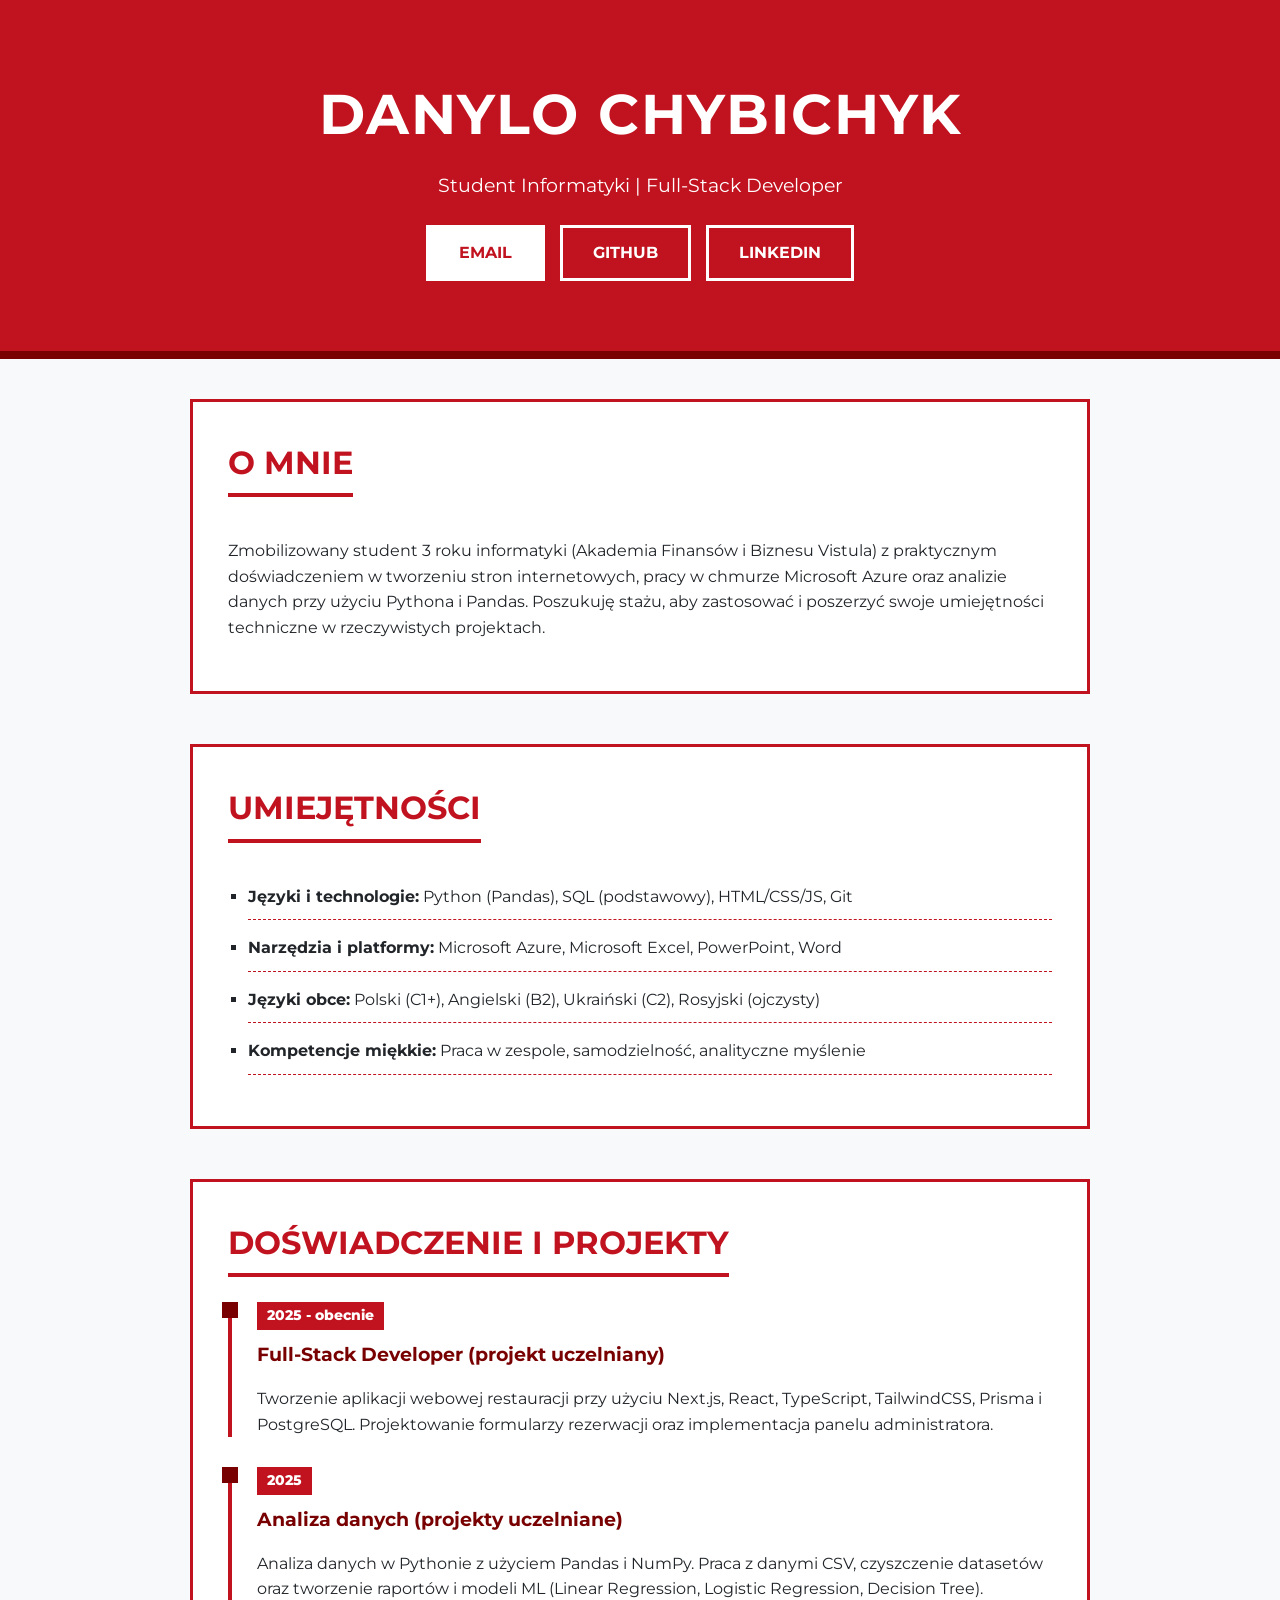
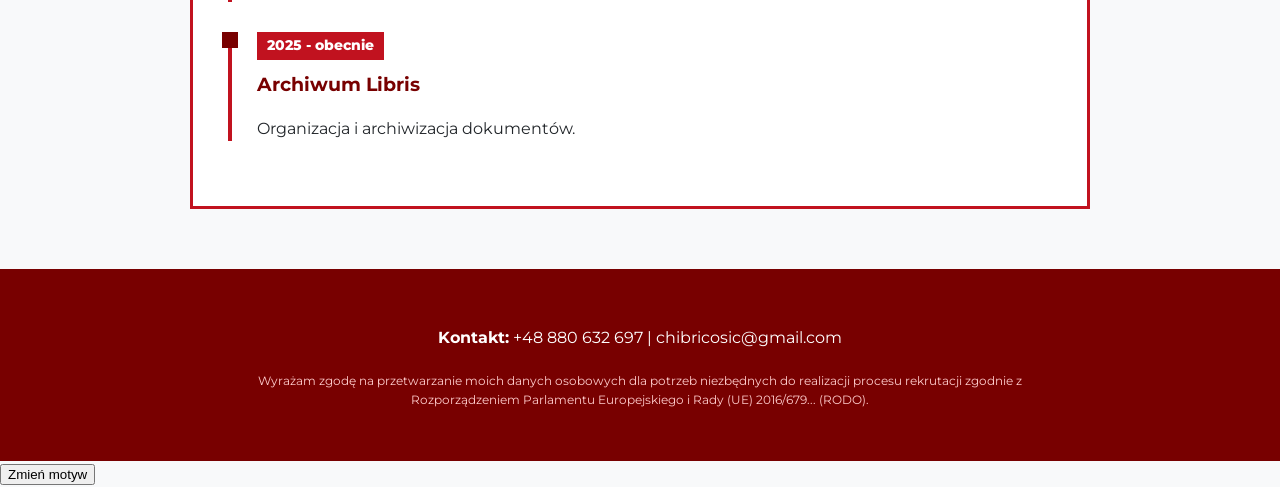
<file: index.html>
<!doctype html>
<html lang="pl">
  <head>
    <meta charset="UTF-8" />
    <meta name="viewport" content="width=device-width, initial-scale=1.0" />
    <title>CV | Danylo Chybichyk</title>
    <link rel="preconnect" href="https://fonts.googleapis.com" />
    <link rel="preconnect" href="https://fonts.gstatic.com" crossorigin />
    <link
      href="https://fonts.googleapis.com/css2?family=Montserrat:wght@300;400;600;700&display=swap"
      rel="stylesheet"
    />

    <link id="theme-style" rel="stylesheet" href="red.css" />
  </head>
  <body>
    <header class="hero-section">
      <div class="container text-center">
        <h1>Danylo Chybichyk</h1>
        <p class="subtitle">Student Informatyki | Full-Stack Developer</p>
        <div class="contact-links">
          <a href="mailto:chibricosic@gmail.com" class="btn">Email</a>
          <a
            href="https://github.com/diepeeeece"
            target="_blank"
            class="btn btn-outline"
            >GitHub</a
          >
          <a
            href="https://www.linkedin.com/in/dchybic"
            target="_blank"
            class="btn btn-outline"
            >LinkedIn</a
          >
        </div>
      </div>
    </header>

    <main class="container">
      <section class="card section-spacing">
        <h2 class="section-title">O mnie</h2>
        <p>
          Zmobilizowany student 3 roku informatyki (Akademia Finansów i Biznesu
          Vistula) z praktycznym doświadczeniem w tworzeniu stron internetowych,
          pracy w chmurze Microsoft Azure oraz analizie danych przy użyciu
          Pythona i Pandas. Poszukuję stażu, aby zastosować i poszerzyć swoje
          umiejętności techniczne w rzeczywistych projektach.
        </p>
      </section>

      <section class="card section-spacing">
        <h2 class="section-title">Umiejętności</h2>
        <ul class="skills-list">
          <li>
            <strong>Języki i technologie:</strong> Python (Pandas), SQL
            (podstawowy), HTML/CSS/JS, Git
          </li>
          <li>
            <strong>Narzędzia i platformy:</strong> Microsoft Azure, Microsoft
            Excel, PowerPoint, Word
          </li>
          <li>
            <strong>Języki obce:</strong> Polski (C1+), Angielski (B2),
            Ukraiński (C2), Rosyjski (ojczysty)
          </li>
          <li>
            <strong>Kompetencje miękkie:</strong> Praca w zespole,
            samodzielność, analityczne myślenie
          </li>
        </ul>
      </section>

      <section class="card section-spacing">
        <h2 class="section-title">Doświadczenie i Projekty</h2>

        <div class="timeline-item">
          <div class="timeline-date">2025 - obecnie</div>
          <h3>Full-Stack Developer (projekt uczelniany)</h3>
          <p>
            Tworzenie aplikacji webowej restauracji przy użyciu Next.js, React,
            TypeScript, TailwindCSS, Prisma i PostgreSQL. Projektowanie
            formularzy rezerwacji oraz implementacja panelu administratora.
          </p>
        </div>

        <div class="timeline-item">
          <div class="timeline-date">2025</div>
          <h3>Analiza danych (projekty uczelniane)</h3>
          <p>
            Analiza danych w Pythonie z użyciem Pandas i NumPy. Praca z danymi
            CSV, czyszczenie datasetów oraz tworzenie raportów i modeli ML
            (Linear Regression, Logistic Regression, Decision Tree).
          </p>
        </div>

        <div class="timeline-item">
          <div class="timeline-date">2025 - obecnie</div>
          <h3>Archiwum Libris</h3>
          <p>Organizacja i archiwizacja dokumentów.</p>
        </div>
      </section>
    </main>

    <footer class="footer-section">
      <div class="container text-center">
        <p><strong>Kontakt:</strong> +48 880 632 697 | chibricosic@gmail.com</p>
        <p class="rodo-text">
          Wyrażam zgodę na przetwarzanie moich danych osobowych dla potrzeb
          niezbędnych do realizacji procesu rekrutacji zgodnie z Rozporządzeniem
          Parlamentu Europejskiego i Rady (UE) 2016/679... (RODO).
        </p>
      </div>
    </footer>

    <button id="theme-toggle" class="theme-switch-btn">Zmień motyw</button>

    <script>
      const themeStyle = document.getElementById("theme-style");
      const themeToggle = document.getElementById("theme-toggle");

      themeToggle.addEventListener("click", () => {
        if (themeStyle.getAttribute("href") === "red.css") {
          themeStyle.setAttribute("href", "green.css");
        } else {
          themeStyle.setAttribute("href", "red.css");
        }
      });
    </script>
  </body>
</html>
</file>
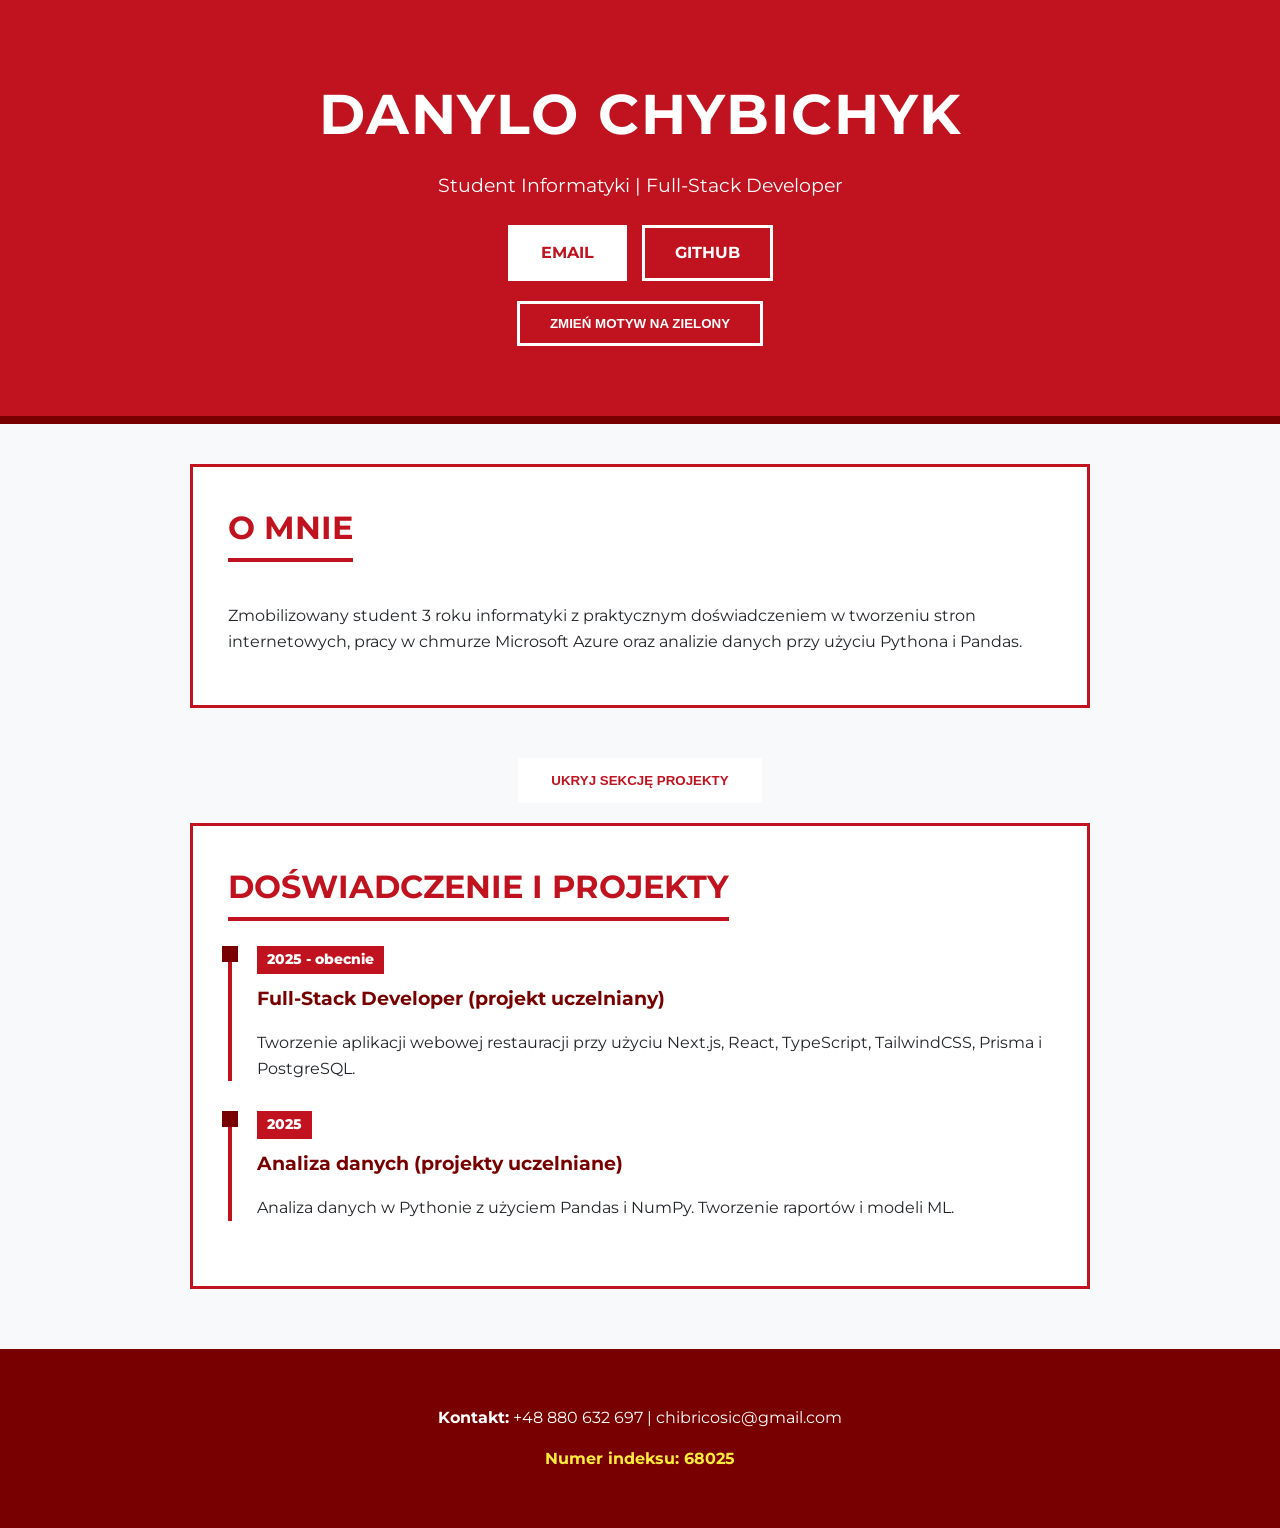
<file: zad 4/index.html>
<!doctype html>
<html lang="pl">
  <head>
    <meta charset="UTF-8" />
    <meta name="viewport" content="width=device-width, initial-scale=1.0" />
    <title>CV | Danylo Chybichyk</title>
    <link rel="preconnect" href="https://fonts.googleapis.com" />
    <link rel="preconnect" href="https://fonts.gstatic.com" crossorigin />
    <link
      href="https://fonts.googleapis.com/css2?family=Montserrat:wght@300;400;600;700&display=swap"
      rel="stylesheet"
    />

    <link id="theme-style" rel="stylesheet" href="red.css" />

    <script src="script.js" defer></script>
  </head>
  <body>
    <header class="hero-section">
      <div class="container text-center">
        <h1>Danylo Chybichyk</h1>
        <p class="subtitle">Student Informatyki | Full-Stack Developer</p>
        <div class="contact-links">
          <a href="mailto:chibricosic@gmail.com" class="btn">Email</a>
          <a
            href="https://github.com/diepeeeece"
            target="_blank"
            class="btn btn-outline"
            >GitHub</a
          >
        </div>
        <div style="margin-top: 20px">
          <button id="theme-toggle" class="btn btn-outline">
            Zmień motyw na Zielony
          </button>
        </div>
      </div>
    </header>

    <main class="container">
      <section class="card section-spacing">
        <h2 class="section-title">O mnie</h2>
        <p>
          Zmobilizowany student 3 roku informatyki z praktycznym doświadczeniem
          w tworzeniu stron internetowych, pracy w chmurze Microsoft Azure oraz
          analizie danych przy użyciu Pythona i Pandas.
        </p>
      </section>

      <div class="text-center" style="margin-bottom: 20px">
        <button id="toggle-projects-btn" class="btn">
          Ukryj sekcję Projekty
        </button>
      </div>

      <section id="projects-section" class="card section-spacing">
        <h2 class="section-title">Doświadczenie i Projekty</h2>

        <div class="timeline-item">
          <div class="timeline-date">2025 - obecnie</div>
          <h3>Full-Stack Developer (projekt uczelniany)</h3>
          <p>
            Tworzenie aplikacji webowej restauracji przy użyciu Next.js, React,
            TypeScript, TailwindCSS, Prisma i PostgreSQL.
          </p>
        </div>

        <div class="timeline-item">
          <div class="timeline-date">2025</div>
          <h3>Analiza danych (projekty uczelniane)</h3>
          <p>
            Analiza danych w Pythonie z użyciem Pandas i NumPy. Tworzenie
            raportów i modeli ML.
          </p>
        </div>
      </section>
    </main>

    <footer class="footer-section">
      <div class="container text-center">
        <p><strong>Kontakt:</strong> +48 880 632 697 | chibricosic@gmail.com</p>
        <p style="margin-top: 10px; font-weight: bold; color: #ffeb3b">
          Numer indeksu: 68025
        </p>
      </div>
    </footer>
  </body>
</html>
</file>
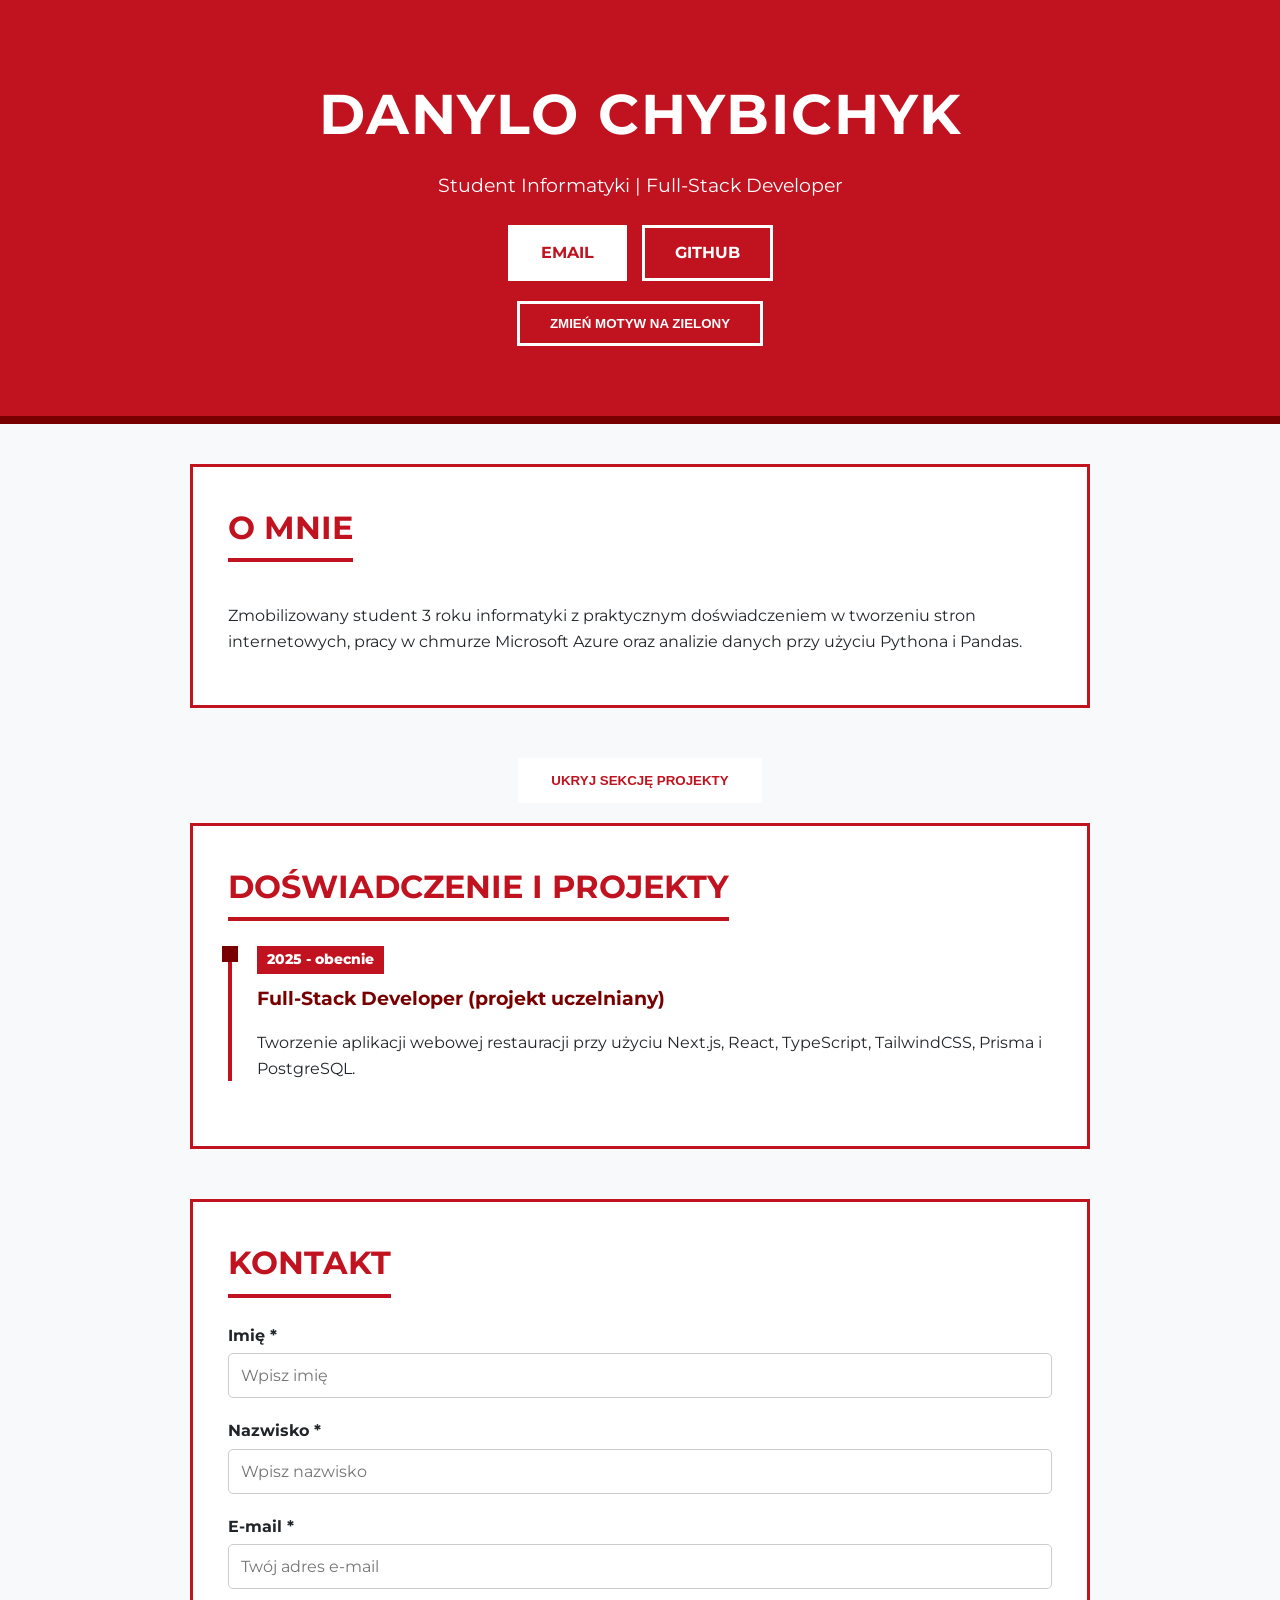
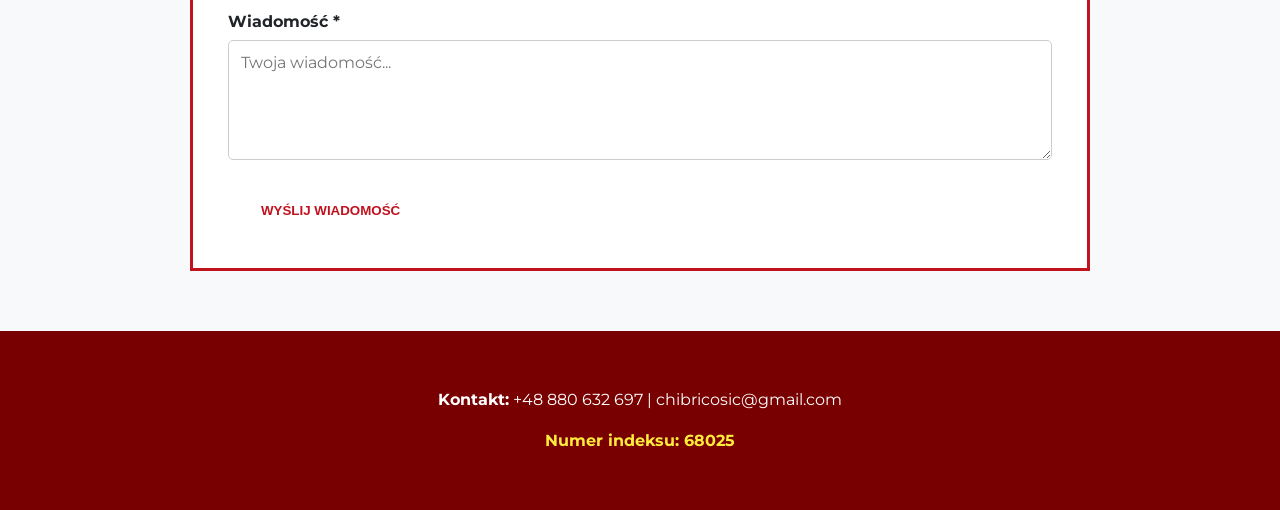
<file: zad 5/index.html>
<!doctype html>
<html lang="pl">
  <head>
    <meta charset="UTF-8" />
    <meta name="viewport" content="width=device-width, initial-scale=1.0" />
    <title>CV | Danylo Chybichyk</title>
    <link rel="preconnect" href="https://fonts.googleapis.com" />
    <link rel="preconnect" href="https://fonts.gstatic.com" crossorigin />
    <link
      href="https://fonts.googleapis.com/css2?family=Montserrat:wght@300;400;600;700&display=swap"
      rel="stylesheet"
    />

    <link id="theme-style" rel="stylesheet" href="red.css" />
    <script src="script.js" defer></script>
  </head>
  <body>
    <header class="hero-section">
      <div class="container text-center">
        <h1>Danylo Chybichyk</h1>
        <p class="subtitle">Student Informatyki | Full-Stack Developer</p>
        <div class="contact-links">
          <a href="mailto:chibricosic@gmail.com" class="btn">Email</a>
          <a
            href="https://github.com/diepeeeece"
            target="_blank"
            class="btn btn-outline"
            >GitHub</a
          >
        </div>
        <div style="margin-top: 20px">
          <button id="theme-toggle" class="btn btn-outline">
            Zmień motyw na Zielony
          </button>
        </div>
      </div>
    </header>

    <main class="container">
      <section class="card section-spacing">
        <h2 class="section-title">O mnie</h2>
        <p>
          Zmobilizowany student 3 roku informatyki z praktycznym doświadczeniem
          w tworzeniu stron internetowych, pracy w chmurze Microsoft Azure oraz
          analizie danych przy użyciu Pythona i Pandas.
        </p>
      </section>

      <div class="text-center" style="margin-bottom: 20px">
        <button id="toggle-projects-btn" class="btn">
          Ukryj sekcję Projekty
        </button>
      </div>
      <section id="projects-section" class="card section-spacing">
        <h2 class="section-title">Doświadczenie i Projekty</h2>
        <div class="timeline-item">
          <div class="timeline-date">2025 - obecnie</div>
          <h3>Full-Stack Developer (projekt uczelniany)</h3>
          <p>
            Tworzenie aplikacji webowej restauracji przy użyciu Next.js, React,
            TypeScript, TailwindCSS, Prisma i PostgreSQL.
          </p>
        </div>
      </section>

      <section class="card section-spacing">
        <h2 class="section-title">Kontakt</h2>
        <form id="contact-form" novalidate>
          <div class="form-group">
            <label for="imie">Imię *</label>
            <input
              type="text"
              id="imie"
              class="form-control"
              placeholder="Wpisz imię"
            />
            <span class="error-msg" id="error-imie"></span>
          </div>

          <div class="form-group">
            <label for="nazwisko">Nazwisko *</label>
            <input
              type="text"
              id="nazwisko"
              class="form-control"
              placeholder="Wpisz nazwisko"
            />
            <span class="error-msg" id="error-nazwisko"></span>
          </div>

          <div class="form-group">
            <label for="email">E-mail *</label>
            <input
              type="email"
              id="email"
              class="form-control"
              placeholder="Twój adres e-mail"
            />
            <span class="error-msg" id="error-email"></span>
          </div>

          <div class="form-group">
            <label for="wiadomosc">Wiadomość *</label>
            <textarea
              id="wiadomosc"
              class="form-control"
              placeholder="Twoja wiadomość..."
            ></textarea>
            <span class="error-msg" id="error-wiadomosc"></span>
          </div>

          <button type="submit" class="btn">Wyślij wiadomość</button>
          <div
            id="form-success"
            style="
              color: green;
              font-weight: bold;
              margin-top: 15px;
              display: none;
            "
          >
            Formularz został pomyślnie zwalidowany!
          </div>
        </form>
      </section>
    </main>

    <footer class="footer-section">
      <div class="container text-center">
        <p><strong>Kontakt:</strong> +48 880 632 697 | chibricosic@gmail.com</p>
        <p style="margin-top: 10px; font-weight: bold; color: #ffeb3b">
          Numer indeksu: 68025
        </p>
      </div>
    </footer>
  </body>
</html>
</file>
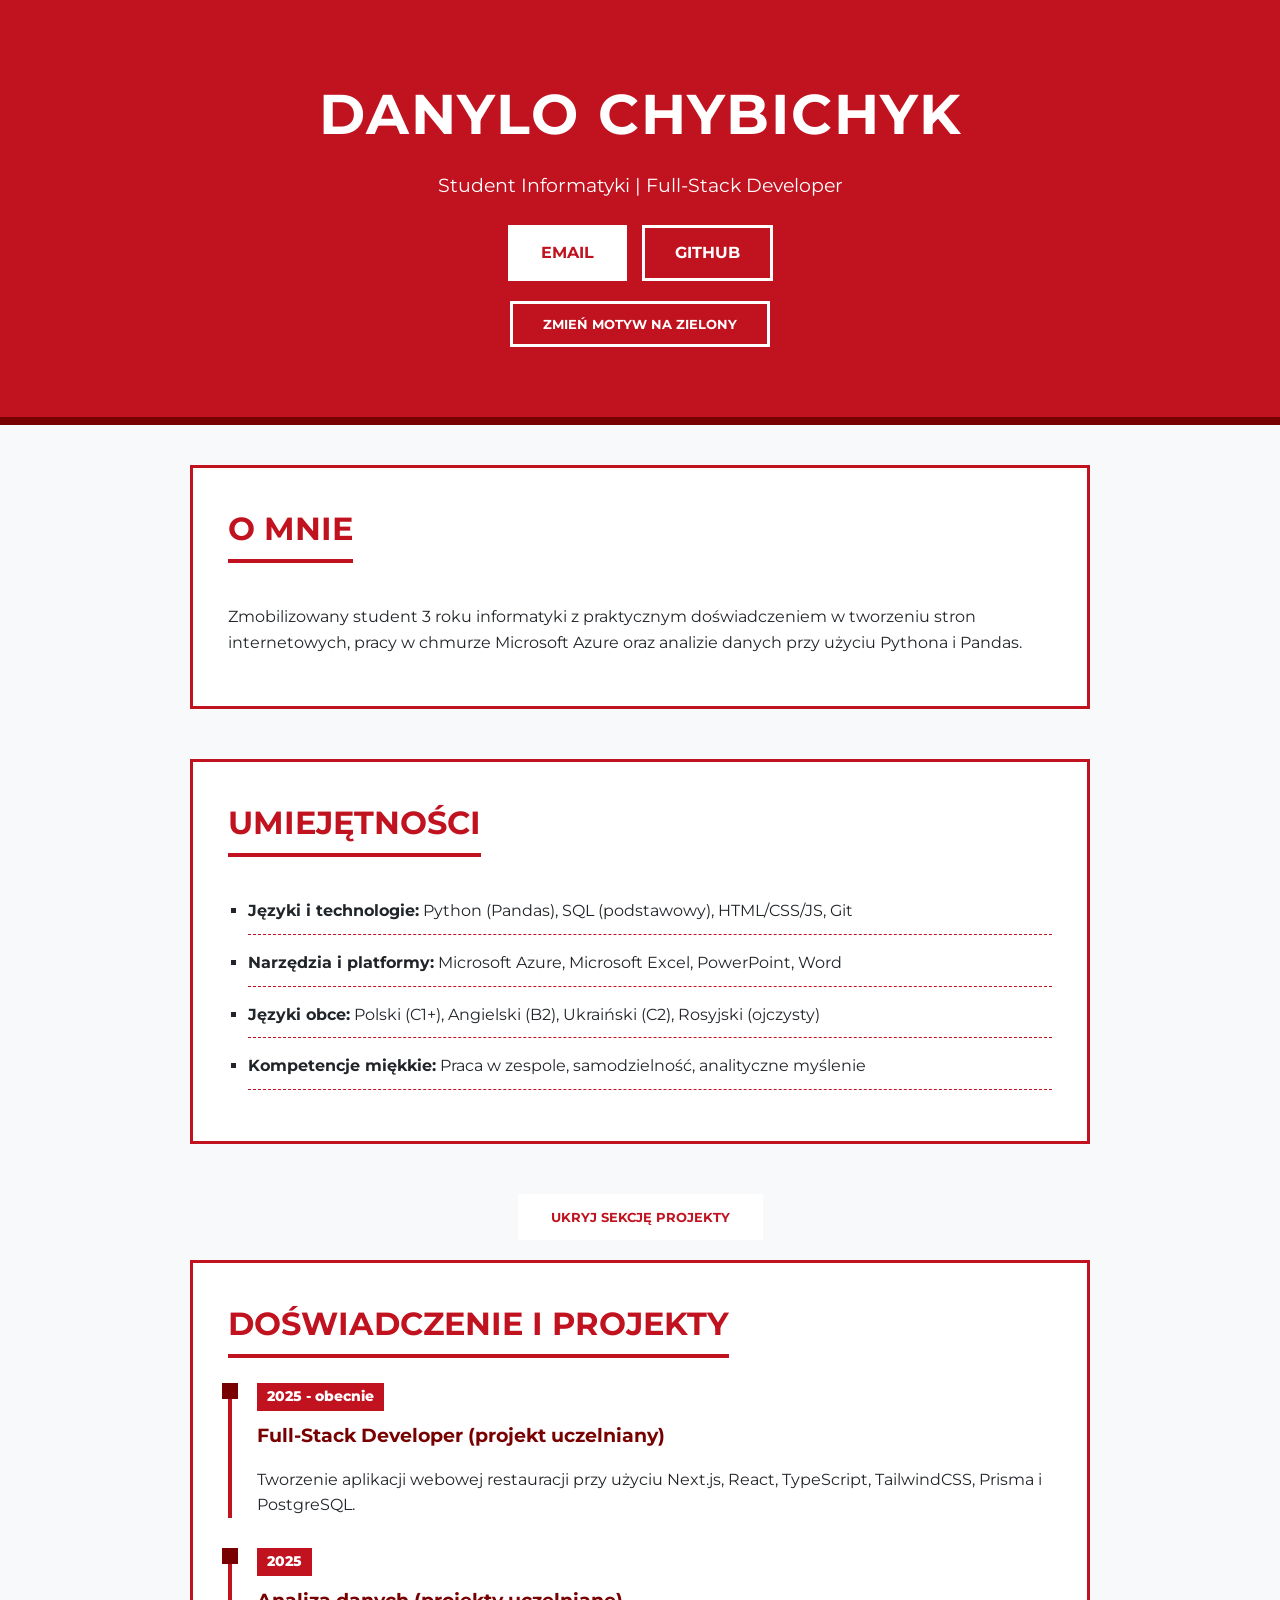
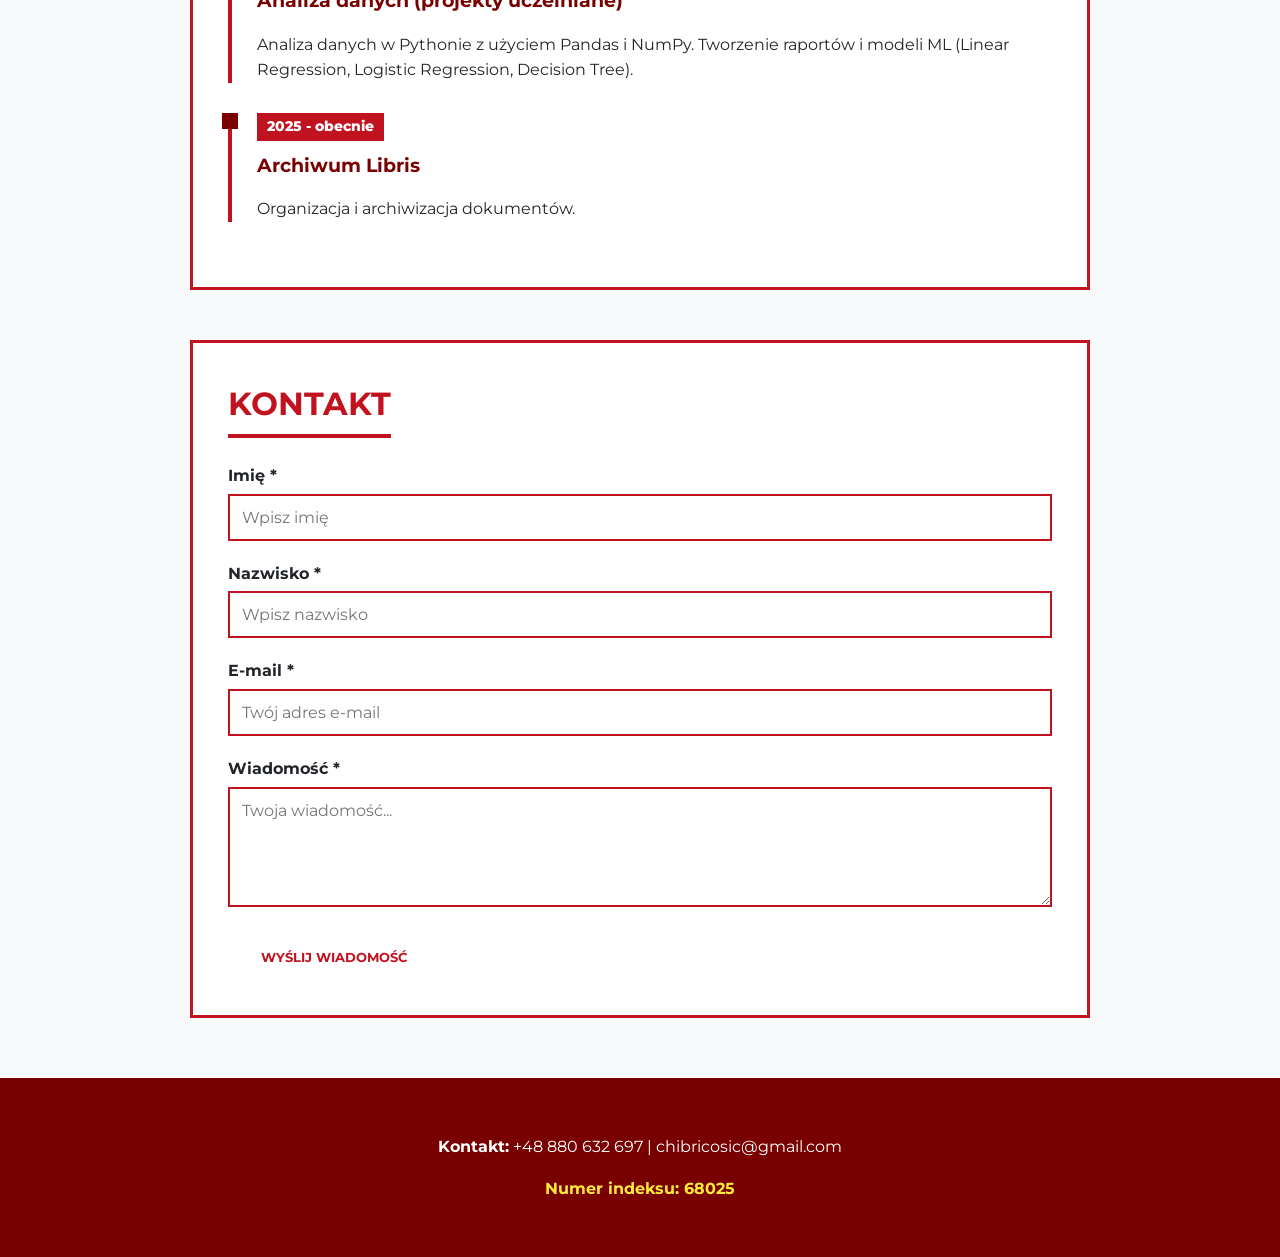
<file: zad 6/index.html>
<!doctype html>
<html lang="pl">
  <head>
    <meta charset="UTF-8" />
    <meta name="viewport" content="width=device-width, initial-scale=1.0" />
    <title>CV | Danylo Chybichyk</title>
    <link rel="preconnect" href="https://fonts.googleapis.com" />
    <link rel="preconnect" href="https://fonts.gstatic.com" crossorigin />
    <link
      href="https://fonts.googleapis.com/css2?family=Montserrat:wght@300;400;600;700&display=swap"
      rel="stylesheet"
    />

    <link id="theme-style" rel="stylesheet" href="red.css" />
    <script src="script.js" defer></script>
  </head>
  <body>
    <header class="hero-section">
      <div class="container text-center">
        <h1>Danylo Chybichyk</h1>
        <p class="subtitle">Student Informatyki | Full-Stack Developer</p>
        <div class="contact-links">
          <a href="mailto:chibricosic@gmail.com" class="btn">Email</a>
          <a
            href="https://github.com/diepeeeece"
            target="_blank"
            class="btn btn-outline"
            >GitHub</a
          >
        </div>
        <div style="margin-top: 20px">
          <button id="theme-toggle" class="btn btn-outline">
            Zmień motyw na Zielony
          </button>
        </div>
      </div>
    </header>

    <main class="container">
      <section class="card section-spacing">
        <h2 class="section-title">O mnie</h2>
        <p>
          Zmobilizowany student 3 roku informatyki z praktycznym doświadczeniem
          w tworzeniu stron internetowych, pracy w chmurze Microsoft Azure oraz
          analizie danych przy użyciu Pythona i Pandas.
        </p>
      </section>

      <section class="card section-spacing">
        <h2 class="section-title">Umiejętności</h2>
        <ul class="skills-list" id="skills-container"></ul>
      </section>

      <div class="text-center" style="margin-bottom: 20px">
        <button id="toggle-projects-btn" class="btn">
          Ukryj sekcję Projekty
        </button>
      </div>

      <section id="projects-section" class="card section-spacing">
        <h2 class="section-title">Doświadczenie i Projekty</h2>
        <div id="projects-container"></div>
      </section>

      <section class="card section-spacing">
        <h2 class="section-title">Kontakt</h2>
        <form id="contact-form" novalidate>
          <div class="form-group">
            <label for="imie">Imię *</label>
            <input
              type="text"
              id="imie"
              class="form-control"
              placeholder="Wpisz imię"
            />
            <span class="error-msg" id="error-imie"></span>
          </div>
          <div class="form-group">
            <label for="nazwisko">Nazwisko *</label>
            <input
              type="text"
              id="nazwisko"
              class="form-control"
              placeholder="Wpisz nazwisko"
            />
            <span class="error-msg" id="error-nazwisko"></span>
          </div>
          <div class="form-group">
            <label for="email">E-mail *</label>
            <input
              type="email"
              id="email"
              class="form-control"
              placeholder="Twój adres e-mail"
            />
            <span class="error-msg" id="error-email"></span>
          </div>
          <div class="form-group">
            <label for="wiadomosc">Wiadomość *</label>
            <textarea
              id="wiadomosc"
              class="form-control"
              placeholder="Twoja wiadomość..."
            ></textarea>
            <span class="error-msg" id="error-wiadomosc"></span>
          </div>
          <button type="submit" class="btn">Wyślij wiadomość</button>
          <div
            id="form-success"
            style="
              color: green;
              font-weight: bold;
              margin-top: 15px;
              display: none;
            "
          >
            Formularz został pomyślnie zwalidowany!
          </div>
        </form>
      </section>
    </main>

    <footer class="footer-section">
      <div class="container text-center">
        <p><strong>Kontakt:</strong> +48 880 632 697 | chibricosic@gmail.com</p>
        <p style="margin-top: 10px; font-weight: bold; color: #ffeb3b">
          Numer indeksu: 68025
        </p>
      </div>
    </footer>
  </body>
</html>
</file>
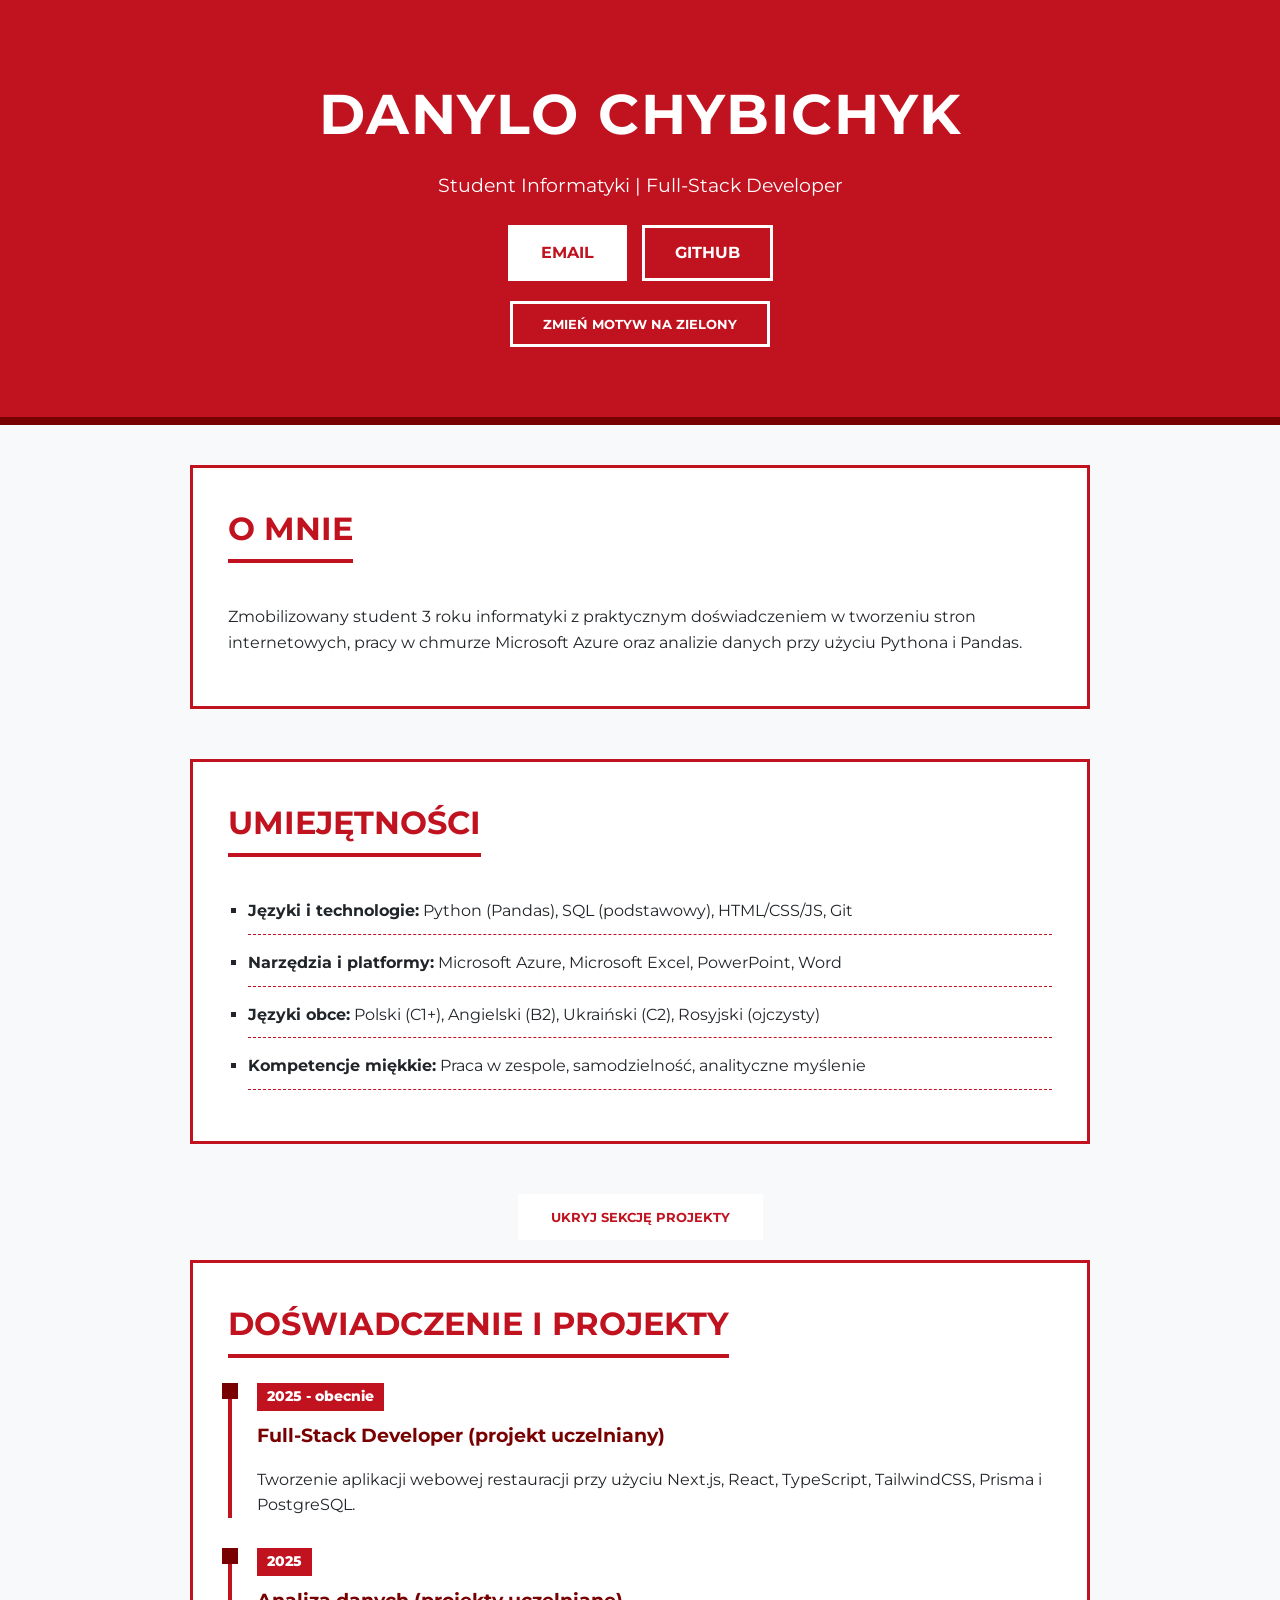
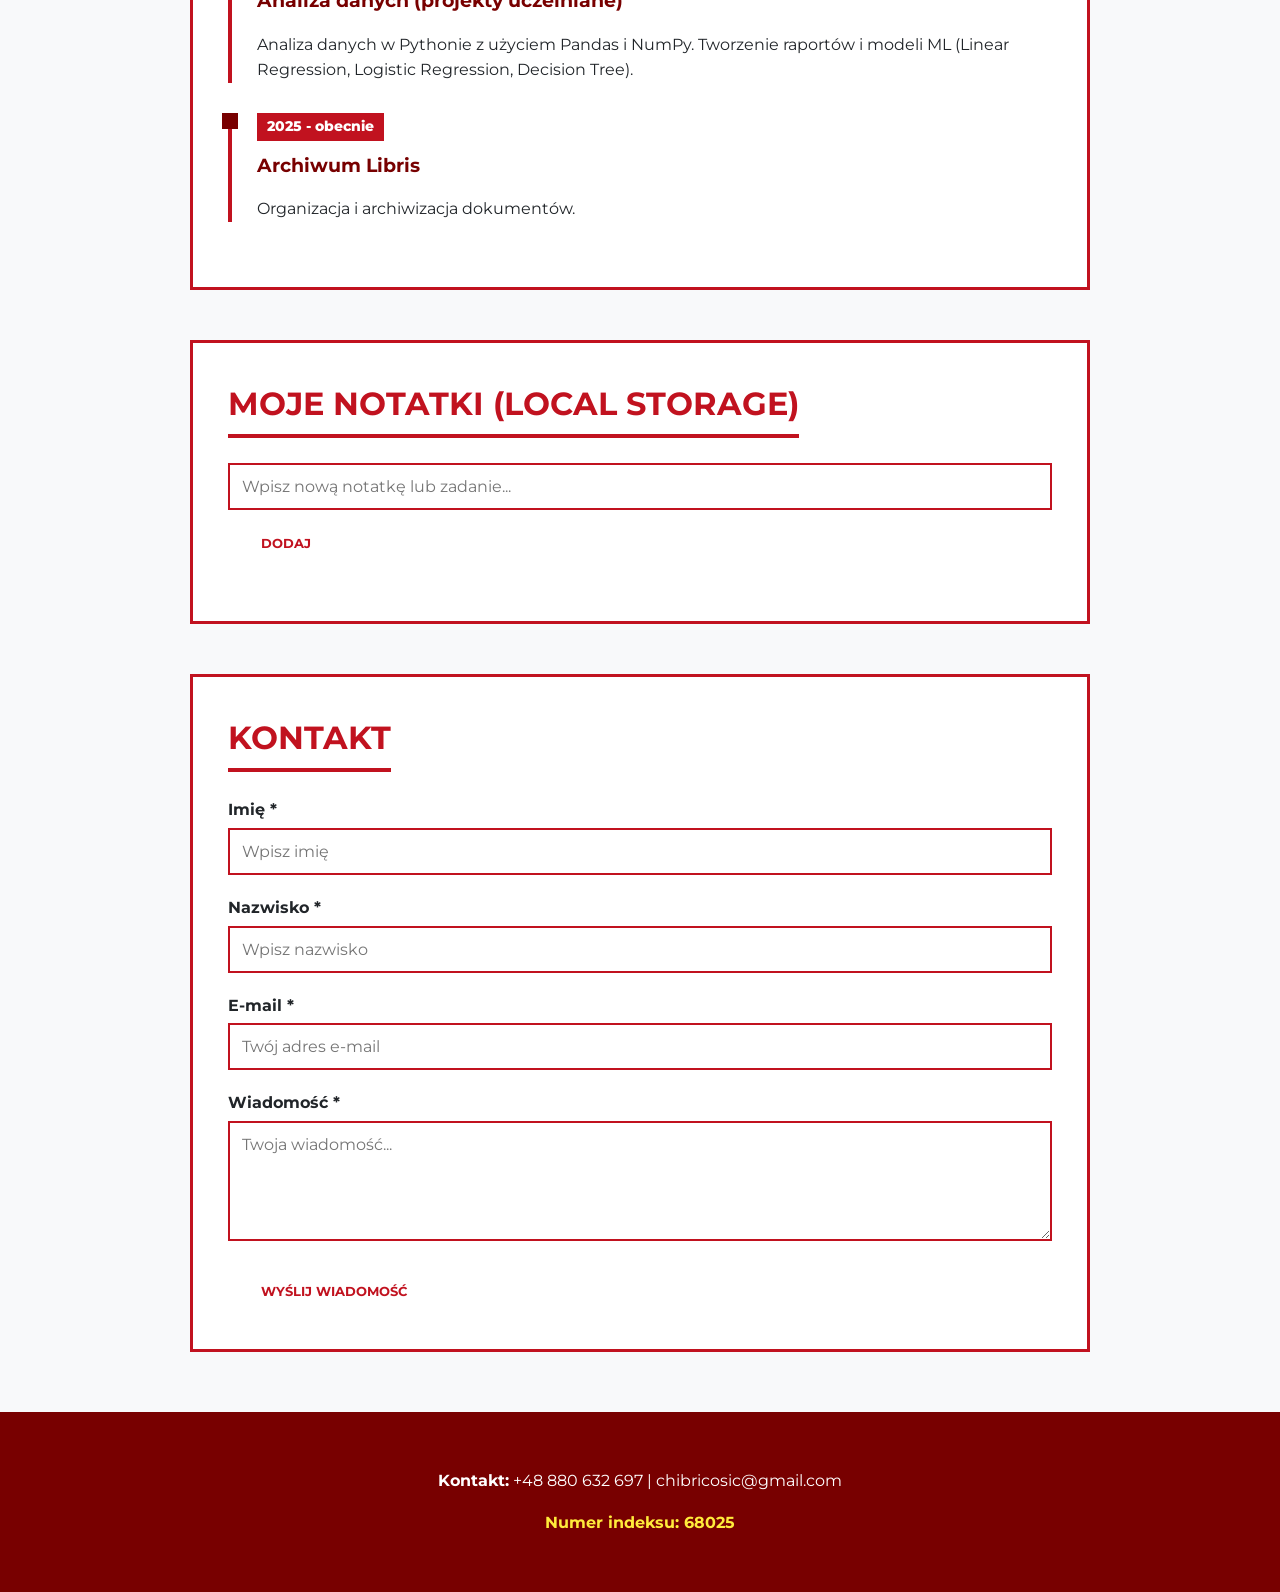
<file: zad 7/index.html>
<!doctype html>
<html lang="pl">
  <head>
    <meta charset="UTF-8" />
    <meta name="viewport" content="width=device-width, initial-scale=1.0" />
    <title>CV | Danylo Chybichyk</title>
    <link rel="preconnect" href="https://fonts.googleapis.com" />
    <link rel="preconnect" href="https://fonts.gstatic.com" crossorigin />
    <link
      href="https://fonts.googleapis.com/css2?family=Montserrat:wght@300;400;600;700&display=swap"
      rel="stylesheet"
    />

    <link id="theme-style" rel="stylesheet" href="red.css" />

    <script src="script.js" defer></script>
  </head>
  <body>
    <header class="hero-section">
      <div class="container text-center">
        <h1>Danylo Chybichyk</h1>
        <p class="subtitle">Student Informatyki | Full-Stack Developer</p>
        <div class="contact-links">
          <a href="mailto:chibricosic@gmail.com" class="btn">Email</a>
          <a
            href="https://github.com/diepeeeece"
            target="_blank"
            class="btn btn-outline"
            >GitHub</a
          >
        </div>
        <div style="margin-top: 20px">
          <button id="theme-toggle" class="btn btn-outline">
            Zmień motyw na Zielony
          </button>
        </div>
      </div>
    </header>

    <main class="container">
      <section class="card section-spacing">
        <h2 class="section-title">O mnie</h2>
        <p>
          Zmobilizowany student 3 roku informatyki z praktycznym doświadczeniem
          w tworzeniu stron internetowych, pracy w chmurze Microsoft Azure oraz
          analizie danych przy użyciu Pythona i Pandas.
        </p>
      </section>

      <section class="card section-spacing">
        <h2 class="section-title">Umiejętności</h2>
        <ul class="skills-list" id="skills-container"></ul>
      </section>

      <div class="text-center" style="margin-bottom: 20px">
        <button id="toggle-projects-btn" class="btn">
          Ukryj sekcję Projekty
        </button>
      </div>

      <section id="projects-section" class="card section-spacing">
        <h2 class="section-title">Doświadczenie i Projekty</h2>
        <div id="projects-container"></div>
      </section>

      <section class="card section-spacing">
        <h2 class="section-title">Moje Notatki (Local Storage)</h2>
        <div class="form-group">
          <input
            type="text"
            id="note-input"
            class="form-control"
            placeholder="Wpisz nową notatkę lub zadanie..."
          />
          <button id="add-note-btn" class="btn" style="margin-top: 10px">
            Dodaj
          </button>
        </div>
        <ul class="skills-list" id="notes-list"></ul>
      </section>
      <section class="card section-spacing">
        <h2 class="section-title">Kontakt</h2>
        <form id="contact-form" novalidate>
          <div class="form-group">
            <label for="imie">Imię *</label>
            <input
              type="text"
              id="imie"
              class="form-control"
              placeholder="Wpisz imię"
            />
            <span class="error-msg" id="error-imie"></span>
          </div>
          <div class="form-group">
            <label for="nazwisko">Nazwisko *</label>
            <input
              type="text"
              id="nazwisko"
              class="form-control"
              placeholder="Wpisz nazwisko"
            />
            <span class="error-msg" id="error-nazwisko"></span>
          </div>
          <div class="form-group">
            <label for="email">E-mail *</label>
            <input
              type="email"
              id="email"
              class="form-control"
              placeholder="Twój adres e-mail"
            />
            <span class="error-msg" id="error-email"></span>
          </div>
          <div class="form-group">
            <label for="wiadomosc">Wiadomość *</label>
            <textarea
              id="wiadomosc"
              class="form-control"
              placeholder="Twoja wiadomość..."
            ></textarea>
            <span class="error-msg" id="error-wiadomosc"></span>
          </div>
          <button type="submit" class="btn">Wyślij wiadomość</button>
          <div
            id="form-success"
            style="
              color: green;
              font-weight: bold;
              margin-top: 15px;
              display: none;
            "
          >
            Formularz został pomyślnie zwalidowany!
          </div>
        </form>
      </section>
    </main>

    <footer class="footer-section">
      <div class="container text-center">
        <p><strong>Kontakt:</strong> +48 880 632 697 | chibricosic@gmail.com</p>
        <p style="margin-top: 10px; font-weight: bold; color: #ffeb3b">
          Numer indeksu: 68025
        </p>
      </div>
    </footer>
  </body>
</html>
</file>
<file: red.css>
:root {
  --primary-red: #c1121f;
  --light-red: #fdf0f0;
  --dark-red: #780000;
  --text-color: #212529;
  --bg-color: #f8f9fa;
  --white: #ffffff;
}

body {
  font-family: "Montserrat", sans-serif;
  background-color: var(--bg-color);
  color: var(--text-color);
  margin: 0;
  padding: 0;
  line-height: 1.6;
}

.container {
  max-width: 900px;
  margin: 0 auto;
  padding: 0 20px;
}
.section-spacing {
  margin-bottom: 50px;
}
.text-center {
  text-align: center;
}

.hero-section {
  background-color: var(--primary-red);
  color: var(--white);
  padding: 70px 0;
  margin-bottom: 40px;
  border-bottom: 8px solid var(--dark-red);
}

.hero-section h1 {
  font-size: 3.5rem;
  margin: 0 0 10px 0;
  text-transform: uppercase;
  letter-spacing: 2px;
}
.subtitle {
  font-size: 1.2rem;
  font-weight: 400;
  margin-top: 0;
}

.contact-links {
  margin-top: 25px;
  display: flex;
  justify-content: center;
  gap: 15px;
}

.btn {
  display: inline-block;
  padding: 12px 30px;
  background-color: var(--white);
  color: var(--primary-red);
  text-decoration: none;
  font-weight: 700;
  text-transform: uppercase;

  border-radius: 0;
  border: 3px solid var(--white);
  transition: all 0.2s;
}
.btn:hover {
  background-color: var(--text-color);
  color: var(--white);
  border-color: var(--text-color);
}
.btn-outline {
  background-color: transparent;
  color: var(--white);
}

.card {
  background: var(--white);
  padding: 35px;

  border: 3px solid var(--primary-red);
  border-radius: 0;
}

.section-title {
  color: var(--primary-red);
  font-size: 2rem;
  margin-top: 0;
  margin-bottom: 25px;

  text-transform: uppercase;
  border-bottom: 4px solid var(--primary-red);
  display: inline-block;
  padding-bottom: 5px;
}

.skills-list {
  list-style-type: square;
  padding-left: 20px;
  color: var(--dark-red);
}
.skills-list li {
  background-color: transparent;
  margin-bottom: 15px;
  color: var(--text-color);
  border-bottom: 1px dashed var(--primary-red);
  padding-bottom: 10px;
}

.timeline-item {
  margin-bottom: 30px;
  padding-left: 25px;
  border-left: 4px solid var(--primary-red);
  position: relative;
}
.timeline-item::before {
  content: "";
  position: absolute;
  left: -10px;
  top: 0;
  width: 16px;
  height: 16px;
  background-color: var(--dark-red);
  border-radius: 0;
}
.timeline-date {
  font-weight: 800;
  color: var(--white);
  background-color: var(--primary-red);
  display: inline-block;
  padding: 3px 10px;
  font-size: 0.85rem;
}
.timeline-item h3 {
  margin: 10px 0 5px 0;
  color: var(--dark-red);
}

.footer-section {
  background-color: var(--dark-red);
  color: var(--white);
  padding: 40px 0;
  margin-top: 60px;
}
.rodo-text {
  font-size: 0.75rem;
  color: #ffcccc;
  margin-top: 20px;
  max-width: 800px;
  margin-left: auto;
  margin-right: auto;
}
</file>
<file: zad 4/red.css>
:root {
  --primary-red: #c1121f;
  --light-red: #fdf0f0;
  --dark-red: #780000;
  --text-color: #212529;
  --bg-color: #f8f9fa;
  --white: #ffffff;
}

body {
  font-family: "Montserrat", sans-serif;
  background-color: var(--bg-color);
  color: var(--text-color);
  margin: 0;
  padding: 0;
  line-height: 1.6;
}

.container {
  max-width: 900px;
  margin: 0 auto;
  padding: 0 20px;
}
.section-spacing {
  margin-bottom: 50px;
}
.text-center {
  text-align: center;
}

.hero-section {
  background-color: var(--primary-red);
  color: var(--white);
  padding: 70px 0;
  margin-bottom: 40px;
  border-bottom: 8px solid var(--dark-red);
}

.hero-section h1 {
  font-size: 3.5rem;
  margin: 0 0 10px 0;
  text-transform: uppercase;
  letter-spacing: 2px;
}
.subtitle {
  font-size: 1.2rem;
  font-weight: 400;
  margin-top: 0;
}

.contact-links {
  margin-top: 25px;
  display: flex;
  justify-content: center;
  gap: 15px;
}

.btn {
  display: inline-block;
  padding: 12px 30px;
  background-color: var(--white);
  color: var(--primary-red);
  text-decoration: none;
  font-weight: 700;
  text-transform: uppercase;

  border-radius: 0;
  border: 3px solid var(--white);
  transition: all 0.2s;
}
.btn:hover {
  background-color: var(--text-color);
  color: var(--white);
  border-color: var(--text-color);
}
.btn-outline {
  background-color: transparent;
  color: var(--white);
}

.card {
  background: var(--white);
  padding: 35px;

  border: 3px solid var(--primary-red);
  border-radius: 0;
}

.section-title {
  color: var(--primary-red);
  font-size: 2rem;
  margin-top: 0;
  margin-bottom: 25px;

  text-transform: uppercase;
  border-bottom: 4px solid var(--primary-red);
  display: inline-block;
  padding-bottom: 5px;
}

.skills-list {
  list-style-type: square;
  padding-left: 20px;
  color: var(--dark-red);
}
.skills-list li {
  background-color: transparent;
  margin-bottom: 15px;
  color: var(--text-color);
  border-bottom: 1px dashed var(--primary-red);
  padding-bottom: 10px;
}

.timeline-item {
  margin-bottom: 30px;
  padding-left: 25px;
  border-left: 4px solid var(--primary-red);
  position: relative;
}
.timeline-item::before {
  content: "";
  position: absolute;
  left: -10px;
  top: 0;
  width: 16px;
  height: 16px;
  background-color: var(--dark-red);
  border-radius: 0;
}
.timeline-date {
  font-weight: 800;
  color: var(--white);
  background-color: var(--primary-red);
  display: inline-block;
  padding: 3px 10px;
  font-size: 0.85rem;
}
.timeline-item h3 {
  margin: 10px 0 5px 0;
  color: var(--dark-red);
}

.footer-section {
  background-color: var(--dark-red);
  color: var(--white);
  padding: 40px 0;
  margin-top: 60px;
}
.rodo-text {
  font-size: 0.75rem;
  color: #ffcccc;
  margin-top: 20px;
  max-width: 800px;
  margin-left: auto;
  margin-right: auto;
}
</file>
<file: zad 5/red.css>
:root {
  --primary-red: #c1121f;
  --light-red: #fdf0f0;
  --dark-red: #780000;
  --text-color: #212529;
  --bg-color: #f8f9fa;
  --white: #ffffff;
}

body {
  font-family: "Montserrat", sans-serif;
  background-color: var(--bg-color);
  color: var(--text-color);
  margin: 0;
  padding: 0;
  line-height: 1.6;
}

.container {
  max-width: 900px;
  margin: 0 auto;
  padding: 0 20px;
}
.section-spacing {
  margin-bottom: 50px;
}
.text-center {
  text-align: center;
}

.hero-section {
  background-color: var(--primary-red);
  color: var(--white);
  padding: 70px 0;
  margin-bottom: 40px;
  border-bottom: 8px solid var(--dark-red);
}

.hero-section h1 {
  font-size: 3.5rem;
  margin: 0 0 10px 0;
  text-transform: uppercase;
  letter-spacing: 2px;
}
.subtitle {
  font-size: 1.2rem;
  font-weight: 400;
  margin-top: 0;
}

.contact-links {
  margin-top: 25px;
  display: flex;
  justify-content: center;
  gap: 15px;
}

.btn {
  display: inline-block;
  padding: 12px 30px;
  background-color: var(--white);
  color: var(--primary-red);
  text-decoration: none;
  font-weight: 700;
  text-transform: uppercase;

  border-radius: 0;
  border: 3px solid var(--white);
  transition: all 0.2s;
}
.btn:hover {
  background-color: var(--text-color);
  color: var(--white);
  border-color: var(--text-color);
}
.btn-outline {
  background-color: transparent;
  color: var(--white);
}

.card {
  background: var(--white);
  padding: 35px;

  border: 3px solid var(--primary-red);
  border-radius: 0;
}

.section-title {
  color: var(--primary-red);
  font-size: 2rem;
  margin-top: 0;
  margin-bottom: 25px;

  text-transform: uppercase;
  border-bottom: 4px solid var(--primary-red);
  display: inline-block;
  padding-bottom: 5px;
}

.skills-list {
  list-style-type: square;
  padding-left: 20px;
  color: var(--dark-red);
}
.skills-list li {
  background-color: transparent;
  margin-bottom: 15px;
  color: var(--text-color);
  border-bottom: 1px dashed var(--primary-red);
  padding-bottom: 10px;
}

.timeline-item {
  margin-bottom: 30px;
  padding-left: 25px;
  border-left: 4px solid var(--primary-red);
  position: relative;
}
.timeline-item::before {
  content: "";
  position: absolute;
  left: -10px;
  top: 0;
  width: 16px;
  height: 16px;
  background-color: var(--dark-red);
  border-radius: 0;
}
.timeline-date {
  font-weight: 800;
  color: var(--white);
  background-color: var(--primary-red);
  display: inline-block;
  padding: 3px 10px;
  font-size: 0.85rem;
}
.timeline-item h3 {
  margin: 10px 0 5px 0;
  color: var(--dark-red);
}

.footer-section {
  background-color: var(--dark-red);
  color: var(--white);
  padding: 40px 0;
  margin-top: 60px;
}
.rodo-text {
  font-size: 0.75rem;
  color: #ffcccc;
  margin-top: 20px;
  max-width: 800px;
  margin-left: auto;
  margin-right: auto;
}

.form-group {
  margin-bottom: 20px;
  text-align: left;
}
.form-group label {
  display: block;
  font-weight: bold;
  margin-bottom: 5px;
  color: var(--text-color);
}
.form-control {
  width: 100%;
  padding: 12px;
  border: 1px solid #ccc;
  border-radius: 5px;
  font-family: inherit;
  font-size: 1rem;
  box-sizing: border-box;
  background-color: var(--white);
}
textarea.form-control {
  resize: vertical;
  min-height: 120px;
}
.error-msg {
  color: #d9534f;
  font-size: 0.85rem;
  font-weight: bold;
  display: block;
  margin-top: 5px;
}
</file>
<file: zad 6/red.css>
:root {
  --primary-red: #c1121f;
  --light-red: #fdf0f0;
  --dark-red: #780000;
  --text-color: #212529;
  --bg-color: #f8f9fa;
  --white: #ffffff;
}
body {
  font-family: "Montserrat", sans-serif;
  background-color: var(--bg-color);
  color: var(--text-color);
  margin: 0;
  padding: 0;
  line-height: 1.6;
}
.container {
  max-width: 900px;
  margin: 0 auto;
  padding: 0 20px;
}
.section-spacing {
  margin-bottom: 50px;
}
.text-center {
  text-align: center;
}
.hero-section {
  background-color: var(--primary-red);
  color: var(--white);
  padding: 70px 0;
  margin-bottom: 40px;
  border-bottom: 8px solid var(--dark-red);
}
.hero-section h1 {
  font-size: 3.5rem;
  margin: 0 0 10px 0;
  text-transform: uppercase;
  letter-spacing: 2px;
}
.subtitle {
  font-size: 1.2rem;
  font-weight: 400;
  margin-top: 0;
}
.contact-links {
  margin-top: 25px;
  display: flex;
  justify-content: center;
  gap: 15px;
}
.btn {
  display: inline-block;
  padding: 12px 30px;
  background-color: var(--white);
  color: var(--primary-red);
  text-decoration: none;
  font-weight: 700;
  text-transform: uppercase;
  border-radius: 0;
  border: 3px solid var(--white);
  transition: all 0.2s;
  cursor: pointer;
  font-family: "Montserrat", sans-serif;
}
.btn:hover {
  background-color: var(--text-color);
  color: var(--white);
  border-color: var(--text-color);
}
.btn-outline {
  background-color: transparent;
  color: var(--white);
}
.card {
  background: var(--white);
  padding: 35px;
  border: 3px solid var(--primary-red);
  border-radius: 0;
}
.section-title {
  color: var(--primary-red);
  font-size: 2rem;
  margin-top: 0;
  margin-bottom: 25px;
  text-transform: uppercase;
  border-bottom: 4px solid var(--primary-red);
  display: inline-block;
  padding-bottom: 5px;
}
.skills-list {
  list-style-type: square;
  padding-left: 20px;
  color: var(--dark-red);
}
.skills-list li {
  background-color: transparent;
  margin-bottom: 15px;
  color: var(--text-color);
  border-bottom: 1px dashed var(--primary-red);
  padding-bottom: 10px;
}
.timeline-item {
  margin-bottom: 30px;
  padding-left: 25px;
  border-left: 4px solid var(--primary-red);
  position: relative;
}
.timeline-item::before {
  content: "";
  position: absolute;
  left: -10px;
  top: 0;
  width: 16px;
  height: 16px;
  background-color: var(--dark-red);
  border-radius: 0;
}
.timeline-date {
  font-weight: 800;
  color: var(--white);
  background-color: var(--primary-red);
  display: inline-block;
  padding: 3px 10px;
  font-size: 0.85rem;
}
.timeline-item h3 {
  margin: 10px 0 5px 0;
  color: var(--dark-red);
}
.footer-section {
  background-color: var(--dark-red);
  color: var(--white);
  padding: 40px 0;
  margin-top: 60px;
}
.rodo-text {
  font-size: 0.75rem;
  color: #ffcccc;
  margin-top: 20px;
  max-width: 800px;
  margin-left: auto;
  margin-right: auto;
}
/* Form Styles */
.form-group {
  margin-bottom: 20px;
  text-align: left;
}
.form-group label {
  display: block;
  font-weight: bold;
  margin-bottom: 5px;
  color: var(--text-color);
}
.form-control {
  width: 100%;
  padding: 12px;
  border: 2px solid var(--primary-red);
  border-radius: 0;
  font-family: inherit;
  font-size: 1rem;
  box-sizing: border-box;
  background-color: var(--white);
}
textarea.form-control {
  resize: vertical;
  min-height: 120px;
}
.error-msg {
  color: #d9534f;
  font-size: 0.85rem;
  font-weight: bold;
  display: block;
  margin-top: 5px;
}
</file>
<file: zad 7/red.css>
:root {
  --primary-red: #c1121f;
  --light-red: #fdf0f0;
  --dark-red: #780000;
  --text-color: #212529;
  --bg-color: #f8f9fa;
  --white: #ffffff;
}
body {
  font-family: "Montserrat", sans-serif;
  background-color: var(--bg-color);
  color: var(--text-color);
  margin: 0;
  padding: 0;
  line-height: 1.6;
}
.container {
  max-width: 900px;
  margin: 0 auto;
  padding: 0 20px;
}
.section-spacing {
  margin-bottom: 50px;
}
.text-center {
  text-align: center;
}
.hero-section {
  background-color: var(--primary-red);
  color: var(--white);
  padding: 70px 0;
  margin-bottom: 40px;
  border-bottom: 8px solid var(--dark-red);
}
.hero-section h1 {
  font-size: 3.5rem;
  margin: 0 0 10px 0;
  text-transform: uppercase;
  letter-spacing: 2px;
}
.subtitle {
  font-size: 1.2rem;
  font-weight: 400;
  margin-top: 0;
}
.contact-links {
  margin-top: 25px;
  display: flex;
  justify-content: center;
  gap: 15px;
}
.btn {
  display: inline-block;
  padding: 12px 30px;
  background-color: var(--white);
  color: var(--primary-red);
  text-decoration: none;
  font-weight: 700;
  text-transform: uppercase;
  border-radius: 0;
  border: 3px solid var(--white);
  transition: all 0.2s;
  cursor: pointer;
  font-family: "Montserrat", sans-serif;
}
.btn:hover {
  background-color: var(--text-color);
  color: var(--white);
  border-color: var(--text-color);
}
.btn-outline {
  background-color: transparent;
  color: var(--white);
}
.card {
  background: var(--white);
  padding: 35px;
  border: 3px solid var(--primary-red);
  border-radius: 0;
}
.section-title {
  color: var(--primary-red);
  font-size: 2rem;
  margin-top: 0;
  margin-bottom: 25px;
  text-transform: uppercase;
  border-bottom: 4px solid var(--primary-red);
  display: inline-block;
  padding-bottom: 5px;
}
.skills-list {
  list-style-type: square;
  padding-left: 20px;
  color: var(--dark-red);
}
.skills-list li {
  background-color: transparent;
  margin-bottom: 15px;
  color: var(--text-color);
  border-bottom: 1px dashed var(--primary-red);
  padding-bottom: 10px;
}
.timeline-item {
  margin-bottom: 30px;
  padding-left: 25px;
  border-left: 4px solid var(--primary-red);
  position: relative;
}
.timeline-item::before {
  content: "";
  position: absolute;
  left: -10px;
  top: 0;
  width: 16px;
  height: 16px;
  background-color: var(--dark-red);
  border-radius: 0;
}
.timeline-date {
  font-weight: 800;
  color: var(--white);
  background-color: var(--primary-red);
  display: inline-block;
  padding: 3px 10px;
  font-size: 0.85rem;
}
.timeline-item h3 {
  margin: 10px 0 5px 0;
  color: var(--dark-red);
}
.footer-section {
  background-color: var(--dark-red);
  color: var(--white);
  padding: 40px 0;
  margin-top: 60px;
}
.rodo-text {
  font-size: 0.75rem;
  color: #ffcccc;
  margin-top: 20px;
  max-width: 800px;
  margin-left: auto;
  margin-right: auto;
}
/* Form Styles */
.form-group {
  margin-bottom: 20px;
  text-align: left;
}
.form-group label {
  display: block;
  font-weight: bold;
  margin-bottom: 5px;
  color: var(--text-color);
}
.form-control {
  width: 100%;
  padding: 12px;
  border: 2px solid var(--primary-red);
  border-radius: 0;
  font-family: inherit;
  font-size: 1rem;
  box-sizing: border-box;
  background-color: var(--white);
}
textarea.form-control {
  resize: vertical;
  min-height: 120px;
}
.error-msg {
  color: #d9534f;
  font-size: 0.85rem;
  font-weight: bold;
  display: block;
  margin-top: 5px;
}
/* Local Storage Notes Styles */
.note-item {
  display: flex;
  justify-content: space-between;
  align-items: center;
}
.delete-btn {
  background: #d9534f;
  color: white;
  border: none;
  padding: 6px 12px;
  font-weight: bold;
  cursor: pointer;
  border-radius: 0;
  transition: 0.2s;
}
.delete-btn:hover {
  background: #c9302c;
}
</file>
